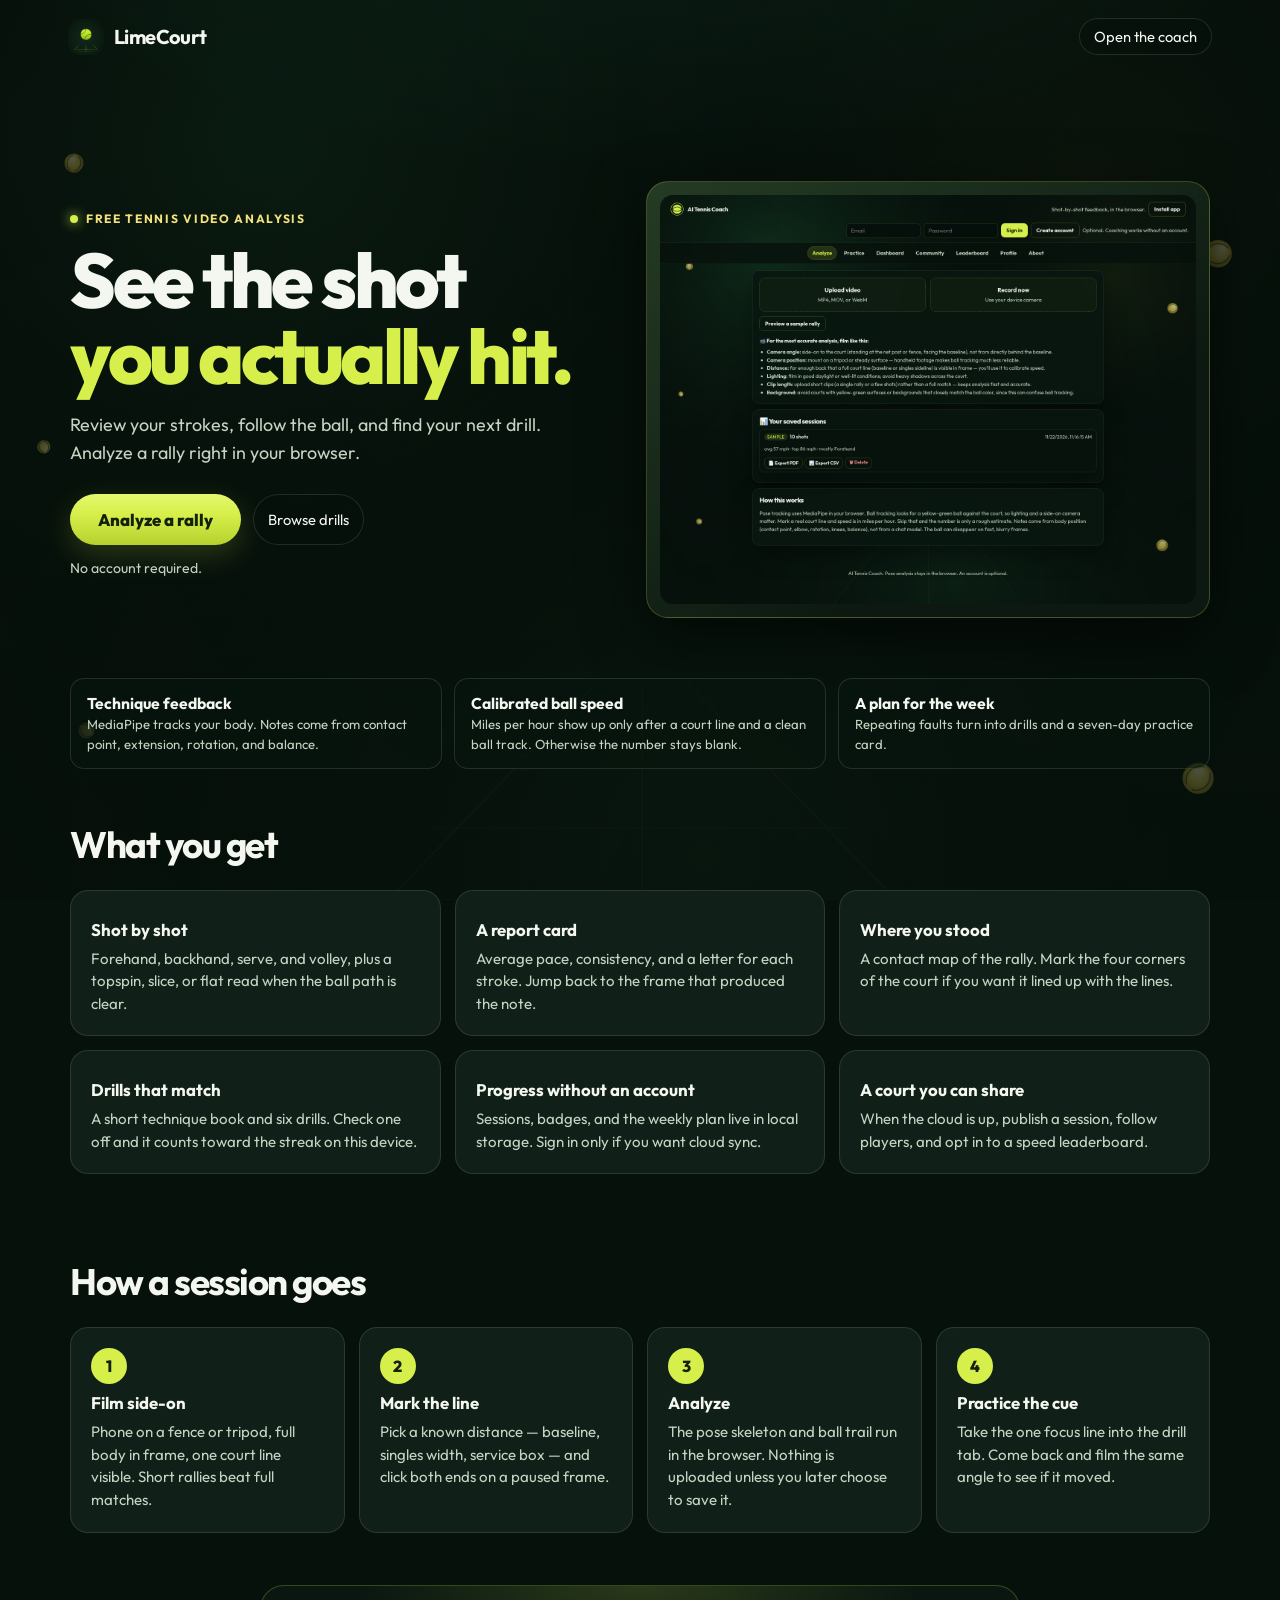
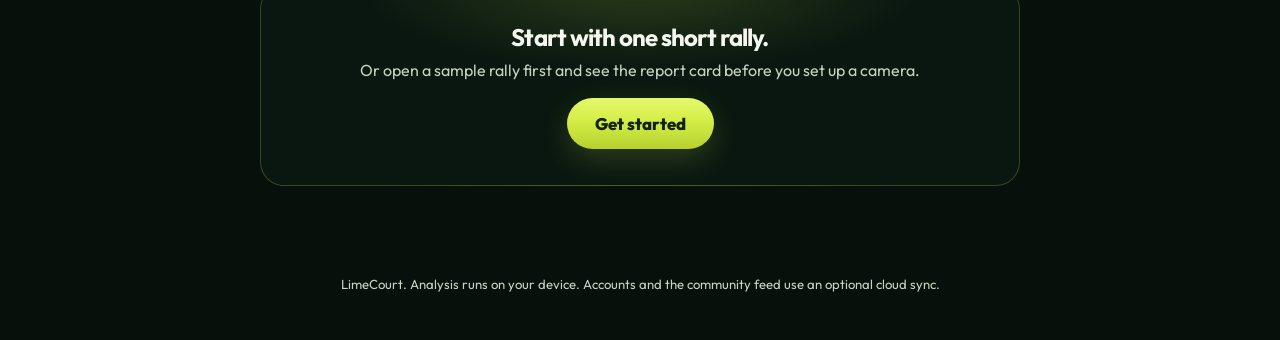
<file: index.html>
<!DOCTYPE html>
<html lang="en">
<head>
<meta charset="UTF-8">
<meta name="viewport" content="width=device-width, initial-scale=1.0">
<title>LimeCourt — free tennis coaching in your browser</title>
<meta name="description" content="Film a rally and get shot-by-shot tennis coaching in your browser. Ball trail, line calls, and technique notes stay on your device. Free.">
<link rel="manifest" href="manifest.json">
<meta name="theme-color" content="#07110c">
<meta name="apple-mobile-web-app-capable" content="yes">
<meta name="apple-mobile-web-app-title" content="LimeCourt">
<link rel="apple-touch-icon" href="logo-180.png">
<link rel="icon" href="logo-192.png" type="image/png">
<link rel="stylesheet" href="theme.css">
</head>
<body class="landing">
<a class="skip" href="#content">Skip to content</a>
<canvas id="rippleBg" aria-hidden="true"></canvas>

<header class="topbar">
  <a class="brand" href="index.html">
    <img class="app-logo" src="logo-192.png" alt="" width="36" height="36">
    LimeCourt
  </a>
  <a class="top-link" href="app.html">Open the coach</a>
</header>

<main id="content">
  <section class="hero">
    <div class="hero-copy">
    <div class="eyebrow">Free tennis video analysis</div>
    <h1>See the shot<br><span class="accent">you actually hit.</span></h1>
    <p class="tagline">Review your strokes, follow the ball, and find your next drill. Analyze a rally right in your browser.</p>
    <div class="cta-row">
      <a class="cta-btn" href="app.html">Analyze a rally</a>
      <a class="top-link" href="app.html#practice">Browse drills</a>
    </div>
    <p class="cta-note">No account required.</p>
    </div>
    <figure class="hero-preview">
      <img src="docs/analyze.png" alt="LimeCourt analysis screen showing the video review tools" fetchpriority="high">
    </figure>
  </section>

  <div class="proof">
    <div><strong>Technique feedback</strong><span>MediaPipe tracks your body. Notes come from contact point, extension, rotation, and balance.</span></div>
    <div><strong>Calibrated ball speed</strong><span>Miles per hour show up only after a court line and a clean ball track. Otherwise the number stays blank.</span></div>
    <div><strong>A plan for the week</strong><span>Repeating faults turn into drills and a seven-day practice card.</span></div>
  </div>

  <section class="section">
    <h2 class="section-title">What you get</h2>
    <div class="features">
      <article class="feature">
        <h3>Shot by shot</h3>
        <p>Forehand, backhand, serve, and volley, plus a topspin, slice, or flat read when the ball path is clear.</p>
      </article>
      <article class="feature">
        <h3>A report card</h3>
        <p>Average pace, consistency, and a letter for each stroke. Jump back to the frame that produced the note.</p>
      </article>
      <article class="feature">
        <h3>Where you stood</h3>
        <p>A contact map of the rally. Mark the four corners of the court if you want it lined up with the lines.</p>
      </article>
      <article class="feature">
        <h3>Drills that match</h3>
        <p>A short technique book and six drills. Check one off and it counts toward the streak on this device.</p>
      </article>
      <article class="feature">
        <h3>Progress without an account</h3>
        <p>Sessions, badges, and the weekly plan live in local storage. Sign in only if you want cloud sync.</p>
      </article>
      <article class="feature">
        <h3>A court you can share</h3>
        <p>When the cloud is up, publish a session, follow players, and opt in to a speed leaderboard.</p>
      </article>
    </div>
  </section>

  <section class="section">
    <h2 class="section-title">How a session goes</h2>
    <div class="steps">
      <article class="step">
        <div class="step-num">1</div>
        <h3>Film side-on</h3>
        <p>Phone on a fence or tripod, full body in frame, one court line visible. Short rallies beat full matches.</p>
      </article>
      <article class="step">
        <div class="step-num">2</div>
        <h3>Mark the line</h3>
        <p>Pick a known distance — baseline, singles width, service box — and click both ends on a paused frame.</p>
      </article>
      <article class="step">
        <div class="step-num">3</div>
        <h3>Analyze</h3>
        <p>The pose skeleton and ball trail run in the browser. Nothing is uploaded unless you later choose to save it.</p>
      </article>
      <article class="step">
        <div class="step-num">4</div>
        <h3>Practice the cue</h3>
        <p>Take the one focus line into the drill tab. Come back and film the same angle to see if it moved.</p>
      </article>
    </div>
  </section>

  <section class="bottom-cta">
    <h2>Start with one short rally.</h2>
    <p>Or open a sample rally first and see the report card before you set up a camera.</p>
    <a class="cta-btn" href="app.html">Get started</a>
  </section>
</main>

<footer>
  LimeCourt. Analysis runs on your device. Accounts and the community feed use an optional cloud sync.
</footer>
<script src="bg.js"></script>
<script src="pwa.js"></script>
</body>
</html>
</file>
<file: theme.css>
@font-face {
  font-family: "Outfit";
  src: url("fonts/outfit-400.woff2") format("woff2");
  font-weight: 400;
  font-style: normal;
  font-display: swap;
}
@font-face {
  font-family: "Outfit";
  src: url("fonts/outfit-500.woff2") format("woff2");
  font-weight: 500;
  font-style: normal;
  font-display: swap;
}
@font-face {
  font-family: "Outfit";
  src: url("fonts/outfit-700.woff2") format("woff2");
  font-weight: 700;
  font-style: normal;
  font-display: swap;
}
@font-face {
  font-family: "Outfit";
  src: url("fonts/outfit-800.woff2") format("woff2");
  font-weight: 800;
  font-style: normal;
  font-display: swap;
}

:root {
  --green: #1c4d32;
  --lime: #d6ef4a;
  --lime-deep: #b6d12e;
  --ball: #f3e27a;
  --dark: #07110c;
  --card: rgba(8, 22, 16, 0.94);
  --text: #f4f7ef;
  --muted: #c5d4c2;
  --line: rgba(214, 239, 74, 0.22);
  --stroke: rgba(232, 244, 214, 0.12);
  --danger: #f0b4b4;
  --shadow: 0 24px 60px rgba(0, 0, 0, 0.35);
  --font: "Outfit", "Avenir Next", "Segoe UI", sans-serif;
  --radius: 18px;
}

html { scroll-behavior: smooth; }
body {
  font-family: var(--font);
  background:
    radial-gradient(1200px 600px at 50% -10%, rgba(28, 77, 50, 0.45), transparent 60%),
    var(--dark);
  color: var(--text);
  min-height: 100vh;
}
body, #rippleBg { background-color: var(--dark); }

#rippleBg {
  position: fixed;
  inset: 0;
  width: 100%;
  height: 100%;
  z-index: 0;
  pointer-events: none;
}

.skip {
  position: absolute;
  left: 12px;
  top: -40px;
  background: var(--lime);
  color: #13210c;
  padding: 8px 12px;
  border-radius: 8px;
  z-index: 100;
  font-weight: 700;
}
.skip:focus { top: 12px; }

.sr-only {
  position: absolute;
  width: 1px;
  height: 1px;
  padding: 0;
  margin: -1px;
  overflow: hidden;
  clip: rect(0, 0, 0, 0);
  white-space: nowrap;
  border: 0;
}

a { color: var(--lime); }
a:hover { color: #e7f78a; }

:focus-visible {
  outline: 2px solid var(--lime);
  outline-offset: 3px;
}

.topbar, header.site-header, #navBar, .auth-bar, main, footer, .update-bar, .offline-bar, .cloud-banner {
  position: relative;
  z-index: 1;
}

.topbar, header.site-header {
  display: flex;
  align-items: center;
  justify-content: space-between;
  gap: 16px;
  padding: 18px 28px;
}
.brand {
  display: inline-flex;
  align-items: center;
  gap: 10px;
  color: var(--text);
  text-decoration: none;
  font-weight: 700;
  letter-spacing: -0.03em;
  white-space: nowrap;
  flex: 0 0 auto;
}
#installBtn, #iosInstructBtn {
  background: transparent;
  color: var(--text);
  border: 1px solid rgba(214, 239, 74, 0.4);
}
.brand svg, .app-logo { width: 36px; height: 36px; border-radius: 10px; }
.shot-filters { display: flex; flex-wrap: wrap; gap: 8px; margin: 14px 0; }
.shot-filters[hidden] { display: none; }
.chip, .call-jump {
  border: 1px solid var(--line);
  background: transparent;
  color: var(--text);
  border-radius: 999px;
  padding: 6px 12px;
  font: inherit;
  font-size: 0.82rem;
  cursor: pointer;
}
.chip.on { background: var(--lime); color: #15260f; border-color: transparent; font-weight: 700; }
.call-jump { margin: 0 8px 8px 0; }
#courtHeatmap { width: min(220px, 70vw); height: auto; display: block; margin: 0 auto; }
.top-link {
  color: var(--text);
  text-decoration: none;
  border: 1px solid var(--stroke);
  background: rgba(7, 17, 12, 0.55);
  border-radius: 999px;
  padding: 8px 14px;
  font-size: 0.92rem;
}
.top-link:hover { border-color: var(--lime); color: var(--text); }

.hero {
  text-align: center;
  padding: 54px 20px 28px;
  max-width: 920px;
  margin: 0 auto;
}
.eyebrow {
  display: inline-flex;
  align-items: center;
  gap: 8px;
  color: var(--ball);
  letter-spacing: 0.14em;
  text-transform: uppercase;
  font-size: 0.75rem;
  font-weight: 700;
  margin-bottom: 16px;
}
.eyebrow::before {
  content: "";
  width: 8px;
  height: 8px;
  border-radius: 50%;
  background: var(--lime);
  box-shadow: 0 0 12px var(--lime);
}
h1 {
  font-weight: 800;
  letter-spacing: -0.045em;
  line-height: 0.98;
}
.hero h1 { font-size: clamp(2.7rem, 6vw, 5.1rem); margin: 0 0 18px; }
h1 .accent { color: var(--lime); }
.tagline, .lede {
  color: var(--muted);
  font-size: 1.12rem;
  line-height: 1.55;
  max-width: 640px;
  margin: 0 auto 28px;
}
.cta-row { display: flex; gap: 12px; justify-content: center; flex-wrap: wrap; }
.cta-btn, button, .top-link {
  transition: transform 0.18s ease, box-shadow 0.18s ease, background 0.18s ease, border-color 0.18s ease;
}
.cta-btn {
  display: inline-flex;
  align-items: center;
  justify-content: center;
  background: linear-gradient(180deg, #e4f86d, var(--lime) 40%, var(--lime-deep));
  color: #14210c;
  font-weight: 800;
  padding: 15px 28px;
  border-radius: 999px;
  text-decoration: none;
  font-size: 1.05rem;
  box-shadow: 0 10px 30px rgba(214, 239, 74, 0.18);
}
.cta-btn:hover { transform: translateY(-2px); color: #14210c; }
.cta-note { margin-top: 14px; color: var(--muted); font-size: 0.88rem; }

.proof {
  display: grid;
  grid-template-columns: repeat(3, 1fr);
  gap: 12px;
  max-width: 860px;
  margin: 28px auto 10px;
  padding: 0 20px;
}
.proof div {
  background: rgba(8, 22, 15, 0.55);
  border: 1px solid var(--stroke);
  border-radius: 14px;
  padding: 14px 16px;
  text-align: left;
}
.proof strong { display: block; font-size: 0.98rem; }
.proof span { color: var(--muted); font-size: 0.82rem; line-height: 1.4; }

.section { padding: 42px 20px; max-width: 1000px; margin: 0 auto; }
.section-title, .card h3, header h1 {
  letter-spacing: -0.04em;
}
.section-title { text-align: center; font-size: clamp(1.7rem, 3vw, 2.3rem); margin: 0 0 22px; }

.features, .steps { display: grid; gap: 14px; }
.features { grid-template-columns: repeat(3, 1fr); }
.steps { grid-template-columns: repeat(4, 1fr); }
.feature, .card, .step, .drill-card, .tech-card, .session-item, .stat {
  background: var(--card);
  border: 1px solid var(--stroke);
  border-radius: var(--radius);
  box-shadow: var(--shadow);
  backdrop-filter: blur(10px);
}
.feature, .step { padding: 20px; }
.feature h3, .step h3 { margin: 8px 0; color: var(--lime); font-size: 1.05rem; }
.feature p, .step p { margin: 0; color: var(--muted); line-height: 1.5; font-size: 0.94rem; }
.step-num {
  width: 36px; height: 36px; border-radius: 50%;
  display: grid; place-items: center;
  background: var(--lime); color: #14210c; font-weight: 800;
}

.bottom-cta {
  max-width: 760px;
  margin: 10px auto 40px;
  text-align: center;
  padding: 36px 24px;
  border-radius: 24px;
  border: 1px solid var(--line);
  background:
    radial-gradient(400px 120px at 50% 0%, rgba(214, 239, 74, 0.16), transparent 70%),
    rgba(10, 26, 18, 0.8);
}
.bottom-cta h2 { margin: 0 0 8px; letter-spacing: -0.04em; }
.bottom-cta p { color: var(--muted); margin: 0 0 18px; }

footer {
  text-align: center;
  color: var(--muted);
  font-size: 0.82rem;
  padding: 10px 20px 48px;
}

/* App chrome */
header.site-header {
  border-bottom: 1px solid transparent;
  padding-bottom: 8px;
}
header.site-header h1 {
  margin: 0;
  font-size: 1.35rem;
  display: flex;
  align-items: center;
  gap: 10px;
}
header.site-header p { margin: 2px 0 0; color: var(--muted); font-size: 0.92rem; }
.header-actions { display: flex; gap: 8px; align-items: center; flex-wrap: wrap; justify-content: flex-end; }

.auth-bar {
  display: flex;
  justify-content: flex-end;
  gap: 8px;
  align-items: center;
  flex-wrap: wrap;
  padding: 8px 20px 12px;
  font-size: 0.88rem;
}
.auth-bar input, input[type="text"], input[type="email"], input[type="password"], input[type="number"], select, textarea {
  background: rgba(5, 14, 10, 0.85);
  border: 1px solid rgba(214, 239, 74, 0.2);
  color: var(--text);
  border-radius: 10px;
  padding: 9px 12px;
  font: inherit;
  font-size: 0.92rem;
}
.auth-bar input { width: min(200px, 46vw); }
#loggedOutView, #loggedInView { display: flex; gap: 8px; align-items: center; flex-wrap: wrap; }
.user-email { color: var(--lime); font-weight: 600; }

#navBar {
  position: sticky;
  top: 0;
  z-index: 30;
  display: flex;
  justify-content: center;
  gap: 6px;
  flex-wrap: wrap;
  padding: 10px 12px;
  background: rgba(7, 17, 12, 0.82);
  backdrop-filter: blur(16px);
  border-bottom: 1px solid rgba(232, 244, 214, 0.08);
}
#navBar button {
  background: transparent;
  color: var(--muted);
  border: 1px solid transparent;
  border-radius: 999px;
  padding: 8px 12px;
  font-weight: 600;
}
#navBar button.is-active, #navBar button[aria-current="page"] {
  background: rgba(214, 239, 74, 0.14);
  color: var(--lime);
  border-color: var(--line);
}

main { max-width: 980px; margin: 0 auto; padding: 18px 18px 40px; }
.card { padding: 18px; margin-bottom: 16px; }
.card h3 { margin: 0 0 10px; }

button {
  background: var(--lime);
  color: #14210c;
  border: none;
  border-radius: 10px;
  padding: 10px 14px;
  font-weight: 700;
  font-family: inherit;
  cursor: pointer;
}
button:hover:not(:disabled) { transform: translateY(-1px); }
button:disabled { opacity: 0.45; cursor: not-allowed; }
button.secondary {
  background: transparent;
  color: var(--text);
  border: 1px solid rgba(214, 239, 74, 0.28);
}
button.ghost-danger { color: var(--danger); }

.upload-grid { display: grid; grid-template-columns: 1fr 1fr; gap: 12px; }
.upload-zone {
  border: 1.5px dashed rgba(214, 239, 74, 0.35);
  border-radius: 16px;
  padding: 22px 12px;
  text-align: center;
  cursor: pointer;
  background: rgba(214, 239, 74, 0.03);
}
.upload-zone:hover, .upload-zone.dragover, .upload-zone:focus-visible {
  border-color: var(--lime);
  background: rgba(214, 239, 74, 0.08);
}
.upload-zone p { color: var(--muted); }

.video-stage { display: flex; gap: 14px; flex-wrap: wrap; align-items: stretch; }
.video-wrap {
  position: relative;
  flex: 1 1 420px;
  min-width: 0;
  width: fit-content;
  max-width: 100%;
  border-radius: 14px;
  overflow: hidden;
  background: #000;
  box-shadow: var(--shadow);
}
.video-wrap video {
  display: block;
  width: auto;
  height: auto;
  max-width: 100%;
  max-height: 72vh;
  background: #000;
}
.video-wrap #overlay, .video-wrap #ballCanvas {
  position: absolute;
  inset: 0;
  height: 100%;
  pointer-events: none;
}
#overlay.interactive { pointer-events: auto; cursor: crosshair; }
#livePanel {
  flex: 1 1 220px;
  min-width: min(100%, 220px);
  background: rgba(5, 14, 10, 0.72);
  border: 1px solid var(--stroke);
  border-radius: 14px;
  padding: 14px;
}

.stats-grid { display: grid; grid-template-columns: repeat(4, 1fr); gap: 10px; }
.stat { text-align: center; padding: 14px 8px; box-shadow: none; }
.stat .val { font-size: 1.45rem; font-weight: 800; color: var(--lime); letter-spacing: -0.04em; }
.stat .label { color: var(--muted); font-size: 0.75rem; margin-top: 4px; }

.calib-banner {
  background: rgba(214, 239, 74, 0.05);
  border: 1px solid var(--line);
  border-radius: 14px;
  padding: 14px;
  margin-bottom: 12px;
}
.help-list { color: var(--muted); line-height: 1.55; padding-left: 18px; }
.help-list strong { color: var(--text); }

.cloud-banner, .update-bar, .offline-bar {
  margin: 0 auto;
  max-width: 980px;
  padding: 10px 14px;
  border-radius: 12px;
  font-size: 0.88rem;
  line-height: 1.45;
}
.cloud-banner, .offline-bar {
  background: rgba(243, 226, 122, 0.1);
  border: 1px solid rgba(243, 226, 122, 0.35);
  color: var(--ball);
}
.update-bar {
  position: fixed;
  bottom: 16px;
  left: 50%;
  transform: translateX(-50%);
  z-index: 80;
  background: var(--lime);
  color: #14210c;
  display: flex;
  gap: 10px;
  align-items: center;
  box-shadow: var(--shadow);
}
.update-bar button { background: #14210c; color: var(--lime); }

.modal {
  position: fixed;
  inset: 0;
  background: rgba(0, 0, 0, 0.72);
  z-index: 90;
  display: flex;
  align-items: center;
  justify-content: center;
  padding: 18px;
}
.modal-card {
  width: min(520px, 100%);
  background: #102117;
  border: 1px solid var(--line);
  border-radius: 20px;
  padding: 22px;
  box-shadow: var(--shadow);
  max-height: min(86vh, 720px);
  overflow: auto;
}
.modal-card h2 { margin: 0 0 8px; letter-spacing: -0.04em; }
.modal-card p, .modal-card li { color: var(--muted); line-height: 1.5; }
.choice-row { display: grid; grid-template-columns: 1fr 1fr; gap: 8px; margin: 10px 0; }
.choice-row label {
  border: 1px solid var(--stroke);
  border-radius: 12px;
  padding: 10px;
  cursor: pointer;
}
.choice-row label:has(input:checked) { border-color: var(--lime); color: var(--lime); }

.drill-card, .tech-card { padding: 14px 16px; margin-bottom: 10px; box-shadow: none; }
.drill-card h4, .tech-card h4 { margin: 0 0 6px; }
.pill {
  display: inline-block;
  border-radius: 999px;
  padding: 2px 8px;
  font-size: 0.72rem;
  letter-spacing: 0.04em;
  text-transform: uppercase;
  background: rgba(214, 239, 74, 0.12);
  color: var(--lime);
  margin-right: 6px;
}
.drill-card ol { margin: 8px 0 12px; padding-left: 18px; color: var(--muted); }
.drill-card li { margin: 4px 0; }
.tech-card ul { margin: 8px 0 0; padding-left: 18px; color: var(--muted); }
.row-between { display: flex; justify-content: space-between; gap: 8px; align-items: center; flex-wrap: wrap; }
.done { opacity: 0.72; border-color: rgba(214, 239, 74, 0.45); }

#toast {
  position: fixed;
  bottom: 24px;
  left: 50%;
  transform: translateX(-50%);
  background: var(--lime);
  color: #14210c;
  padding: 12px 18px;
  border-radius: 999px;
  font-weight: 700;
  z-index: 120;
  max-width: min(92vw, 520px);
  text-align: center;
}

.report-row, .plan-row, .session-item {
  background: rgba(5, 14, 10, 0.55);
  border-radius: 12px;
  padding: 10px 12px;
  margin-bottom: 8px;
}

@media (max-width: 800px) {
  .features, .proof { grid-template-columns: 1fr 1fr; }
  .steps { grid-template-columns: 1fr 1fr; }
  .stats-grid { grid-template-columns: 1fr 1fr; }
  .topbar, header.site-header { padding: 14px 14px 6px; }
  header.site-header { flex-wrap: wrap; row-gap: 8px; }
  header.site-header .header-actions { margin-left: auto; }
  header.site-header .header-actions p { display: none; }
}
@media (max-width: 560px) {
  .features, .steps, .proof, .upload-grid, .choice-row { grid-template-columns: 1fr; }
  .hero { padding-top: 24px; }
  .hero h1 { font-size: 2.45rem; }
  main { padding: 12px; }
  #navBar { justify-content: flex-start; flex-wrap: wrap; }
  #navBar button { flex: 0 0 auto; }
  .auth-bar { justify-content: stretch; }
  .auth-bar input { width: 100%; }
}

@media (prefers-reduced-motion: reduce) {
  html { scroll-behavior: auto; }
  *, *::before, *::after {
    animation: none !important;
    transition: none !important;
  }
}

/* Landing and coach layout */
*, *::before, *::after { box-sizing: border-box; }
body.landing, body.coach-app { margin: 0; color-scheme: dark; }
#rippleBg { opacity: .42; }
.landing .topbar, .coach-app .site-header { max-width: 1200px; margin: auto; }
.landing .brand, .coach-app .brand { font-size: 1.25rem; }
.landing main { max-width: 1200px; }
.landing .top-link { display: inline-flex; align-items: center; justify-content: center; }
.landing .hero {
  display: grid;
  grid-template-columns: 1fr minmax(0, 1.1fr);
  align-items: center;
  gap: clamp(22px, 5vw, 64px);
  max-width: none;
  padding: clamp(36px, 7vw, 94px) 12px 32px;
  text-align: left;
}
.hero-copy { min-width: 0; }
.landing .hero h1 { font-size: clamp(2.6rem, 6vw, 5.35rem); }
.landing .tagline { margin-inline: 0; }
.landing .cta-row { justify-content: flex-start; }
.hero-preview {
  margin: 0;
  padding: clamp(7px, 1.1vw, 13px);
  border: 1px solid var(--line);
  border-radius: 22px;
  background: linear-gradient(145deg, #253b24, #0c1811 70%);
  box-shadow: 0 20px 60px #0008;
}
.hero-preview img { display: block; width: 100%; height: auto; border-radius: 13px; }
.landing .proof, .landing .section { max-width: unset; padding-inline: 12px; }
.landing .section-title { text-align: left; }
.landing .feature, .landing .step { box-shadow: none; background: #102018; }
.landing .feature h3, .landing .step h3 { color: var(--text); }
.landing .bottom-cta { margin-inline: auto; }

.coach-app main { max-width: 1120px; padding-top: clamp(22px, 4vw, 48px); }
.coach-app .site-header { padding: 16px clamp(14px, 3vw, 28px); gap: 8px; }
.account-panel {
  position: relative;
  z-index: 31;
  max-width: 1144px;
  margin: 0 auto 12px;
  padding-inline: clamp(14px, 3vw, 24px);
}
.account-panel > summary {
  width: fit-content;
  color: var(--muted);
  border: 1px solid var(--stroke);
  border-radius: 10px;
  padding: 8px 12px;
  cursor: pointer;
}
.account-panel[open] > summary { color: var(--lime); border-color: var(--line); }
.account-panel .auth-bar {
  justify-content: flex-start;
  margin-top: 8px;
  padding: 12px;
  border: 1px solid var(--stroke);
  border-radius: 12px;
  background: #101e16;
}
.account-panel input { min-width: 0; max-width: 100%; }
.coach-app #navBar { padding: 8px 12px; background: #0b1710f2; }
.coach-app #navBar button { min-height: 42px; font-size: .9rem; }
.coach-app #navBar button:hover { background: #ffffff0c; }
.coach-app #navBar button.is-active { background: var(--lime); color: #14210c; }
.page-heading { margin: 0 0 clamp(16px, 2.5vw, 26px); }
.page-heading h2 { margin: 0; font-size: clamp(2rem, 5vw, 3.5rem); line-height: 1; letter-spacing: -.045em; }
.page-heading p { margin: 10px 0 0; color: var(--muted); line-height: 1.5; }
.coach-app .card {
  min-width: 0;
  padding: clamp(15px, 2.5vw, 26px);
  background: linear-gradient(145deg, #13251b, #0d1b14 72%);
  box-shadow: 0 10px 30px #0003;
}
.coach-app .card h3 { font-size: clamp(1.13rem, 2vw, 1.35rem); }
.coach-app .capture-card { border-color: var(--line); }
.capture-card .upload-grid { gap: 14px; }
.capture-card .upload-zone {
  display: grid;
  align-content: center;
  justify-items: center;
  min-height: 156px;
  padding: 20px 14px;
  background: #0b1711;
}
.capture-card #uploadZone { background: linear-gradient(155deg, #28381d, #132219); border-color: #b7d65088; }
.capture-card .upload-zone:hover, .capture-card .upload-zone.dragover { border-color: var(--lime); background: #23351c; }
.capture-card .upload-zone strong { font-size: 1.16rem; }
.capture-icon {
  display: grid;
  place-items: center;
  width: 42px;
  height: 42px;
  margin-bottom: 10px;
  border-radius: 13px;
  background: var(--lime);
  color: #13210c;
  font-size: 1.6rem;
  line-height: 1;
}
.record-icon { background: #1d3426; }
.record-icon::before { content: ""; width: 14px; height: 14px; border: 2px solid var(--lime); border-radius: 50%; }
.capture-tips { margin-top: 16px; padding-top: 14px; border-top: 1px solid var(--stroke); color: var(--muted); font-size: .9rem; line-height: 1.6; }
.capture-tips summary, .tech-card summary { cursor: pointer; color: var(--text); }
#dashboardContent, .compare-fields, .technique-grid, .drill-grid { display: grid; grid-template-columns: repeat(2, minmax(0, 1fr)); gap: 14px; }
#dashboardContent > .card, .technique-grid > *, .drill-grid > * { margin-bottom: 0; }
.technique-grid { align-items: start; }
.drill-card { display: flex; flex-direction: column; gap: 6px; }
.drill-card .drill-toggle { margin-top: auto; align-self: flex-start; }
.drill-card.done { opacity: 1; background: #1a2c18; }
.compare-fields { margin-bottom: 10px; }
.coach-app :is(input, select, textarea, video, svg) { max-width: 100%; }
.compare-fields select, .comment-input { min-width: 0; }
.coach-app .session-item, .coach-app .stat, .coach-app .plan-row { box-shadow: none; border-color: var(--stroke); }
.coach-app .session-item { overflow-wrap: anywhere; }
.coach-app .empty-state { padding: clamp(18px, 3vw, 32px) 12px; background: #0a1711; border: 1px dashed var(--stroke); border-radius: 12px; }
.stroke-report { display: grid; grid-template-columns: minmax(0, 1fr) repeat(3, auto); align-items: center; gap: 10px; }
.coach-app .cloud-banner { max-width: min(1084px, calc(100% - 28px)); margin-top: 12px; }
.coach-app button.secondary:hover:not(:disabled) { border-color: var(--lime); }
.coach-app .pill { white-space: nowrap; }
.update-bar { width: max-content; max-width: calc(100% - 24px); }
.update-bar[hidden] { display: none; }

@media (max-width: 760px) {
  .landing .hero { grid-template-columns: 1fr; }
  .hero-preview { max-width: 580px; }
  #dashboardContent { grid-template-columns: minmax(0, 1fr); }
  .coach-app #navBar { flex-wrap: nowrap; overflow-x: auto; justify-content: flex-start; scrollbar-width: thin; }
  .coach-app #navBar button { flex: none; font-size: .85rem !important; padding: 8px 12px !important; }
}
@media (max-width: 560px) {
  .compare-fields, .technique-grid, .drill-grid { grid-template-columns: minmax(0, 1fr); }
  .coach-app .auth-bar input { width: 100%; }
  .capture-card .upload-zone { min-height: 112px; }
  .stroke-report { grid-template-columns: minmax(0, 1fr) auto; }
}
@media (prefers-reduced-motion: no-preference) {
  .capture-card .upload-zone { transition: background .18s ease, border-color .18s ease; }
}

/* Some legacy fields set their visual styling inline. Keep layout and visibility
   under those controls while giving app fields a consistent appearance. */
.coach-app :is(input[type="text"], input[type="email"], input[type="password"], input[type="number"], select, textarea) {
  min-height: 44px;
  min-width: 0;
  padding: 10px 13px !important;
  border: 1px solid #50705c !important;
  border-radius: 12px !important;
  background-color: #12251c !important;
  color: var(--text) !important;
  font-size: 1rem !important;
  line-height: 1.4;
}
.coach-app select {
  padding-inline-end: 32px !important;
}
.coach-app .calib-banner input[type="number"] {
  min-width: min(100%, 88px);
}
.coach-app :is(input, textarea)::placeholder {
  color: #aebfb2;
  opacity: 1;
}
.coach-app :is(input[type="text"], input[type="email"], input[type="password"], input[type="number"], select, textarea):focus {
  border-color: var(--lime) !important;
  outline: 2px solid var(--lime);
  outline-offset: 2px;
}
</file>
